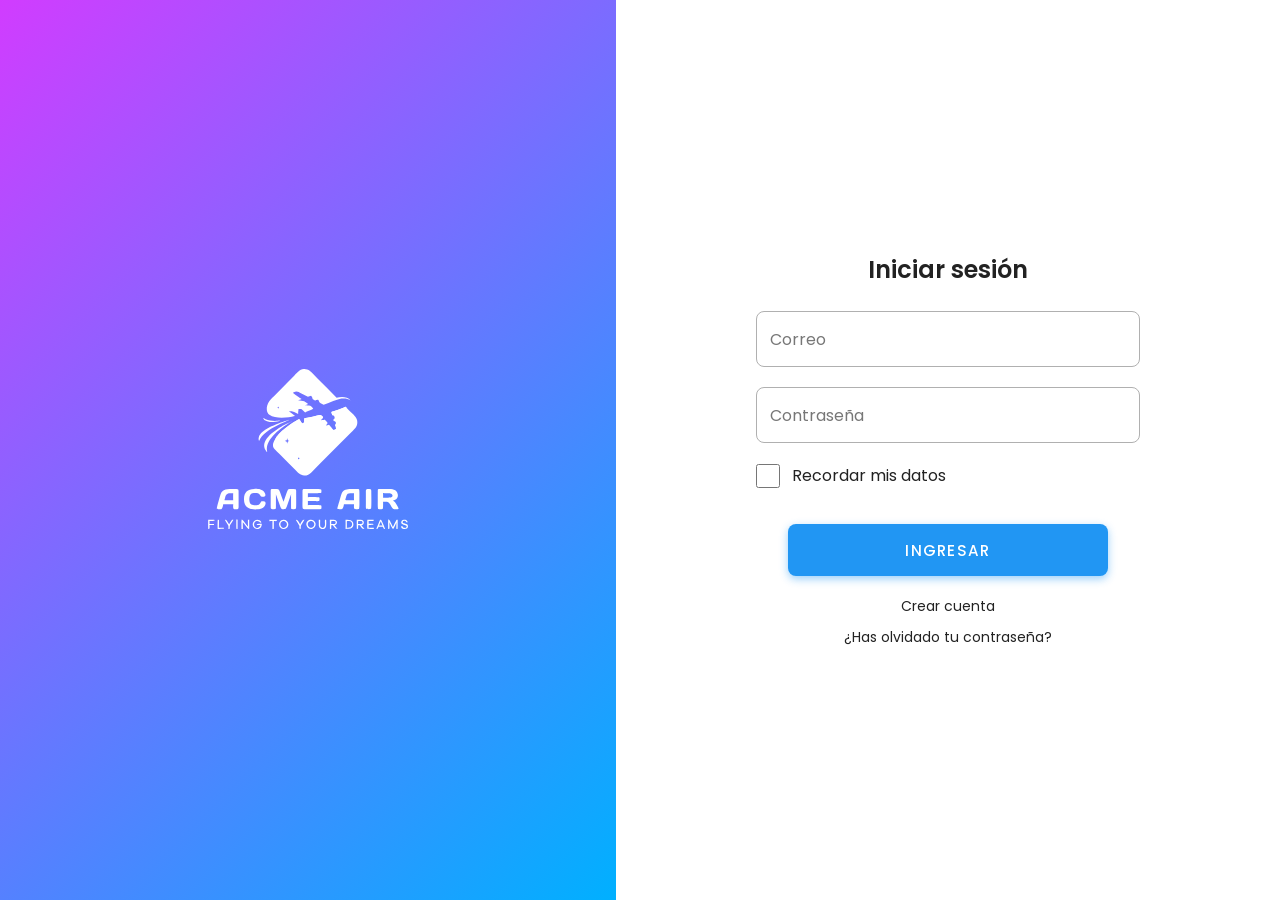
<file: index.html>
<!DOCTYPE html>
<html lang="es">
<head>
    <meta charset="UTF-8">
    <meta name="viewport" content="width=device-width, initial-scale=1.0">
    <meta name="description" content="ACME AIR: inicia sesión para gestionar tus vuelos.">
    <title>Iniciar sesión - ACME AIR</title>
    <!-- Tipografía Poppins -->
    <link rel="preconnect" href="https://fonts.googleapis.com">
    <link rel="preconnect" href="https://fonts.gstatic.com" crossorigin>
    <link href="https://fonts.googleapis.com/css2?family=Poppins:wght@300;400;500;600;700&display=swap" rel="stylesheet">

    <link rel="stylesheet" href="css/style.css">
    <link rel="stylesheet" href="css/layout.css">
    <link rel="stylesheet" href="css/forms.css">
    <link rel="stylesheet" href="css/responsive.css">
</head>
<body>
    <div class="auth">
        <div class="auth__brand">
            <img src="img/icons/LogoBlanco.svg" alt="ACME AIR" class="auth__logo">
        </div>

        <div class="auth__form">
            <div class="form-box">
                <h1 class="titulo">Iniciar sesión</h1>

                <form class="formulario">
                    <div class="campo">
                        <input type="email" id="email" name="email" placeholder=" " autocomplete="email" required>
                        <label for="email">Correo</label>
                    </div>

                    <div class="campo">
                        <input type="password" id="password" name="password" placeholder=" " autocomplete="current-password" required>
                        <label for="password">Contraseña</label>
                    </div>

                    <div class="campo-check">
                        <input type="checkbox" id="remember" name="remember">
                        <label for="remember">Recordar mis datos</label>
                    </div>

                    <a href="menu.html" class="btn-primario">Ingresar</a>
                </form>

                <div class="links-row">
                    <a href="registro.html">Crear cuenta</a>
                    <a href="recuperar-contrasena.html">¿Has olvidado tu contraseña?</a>
                </div>
            </div>
        </div>
    </div>
</body>
</html>
</file>
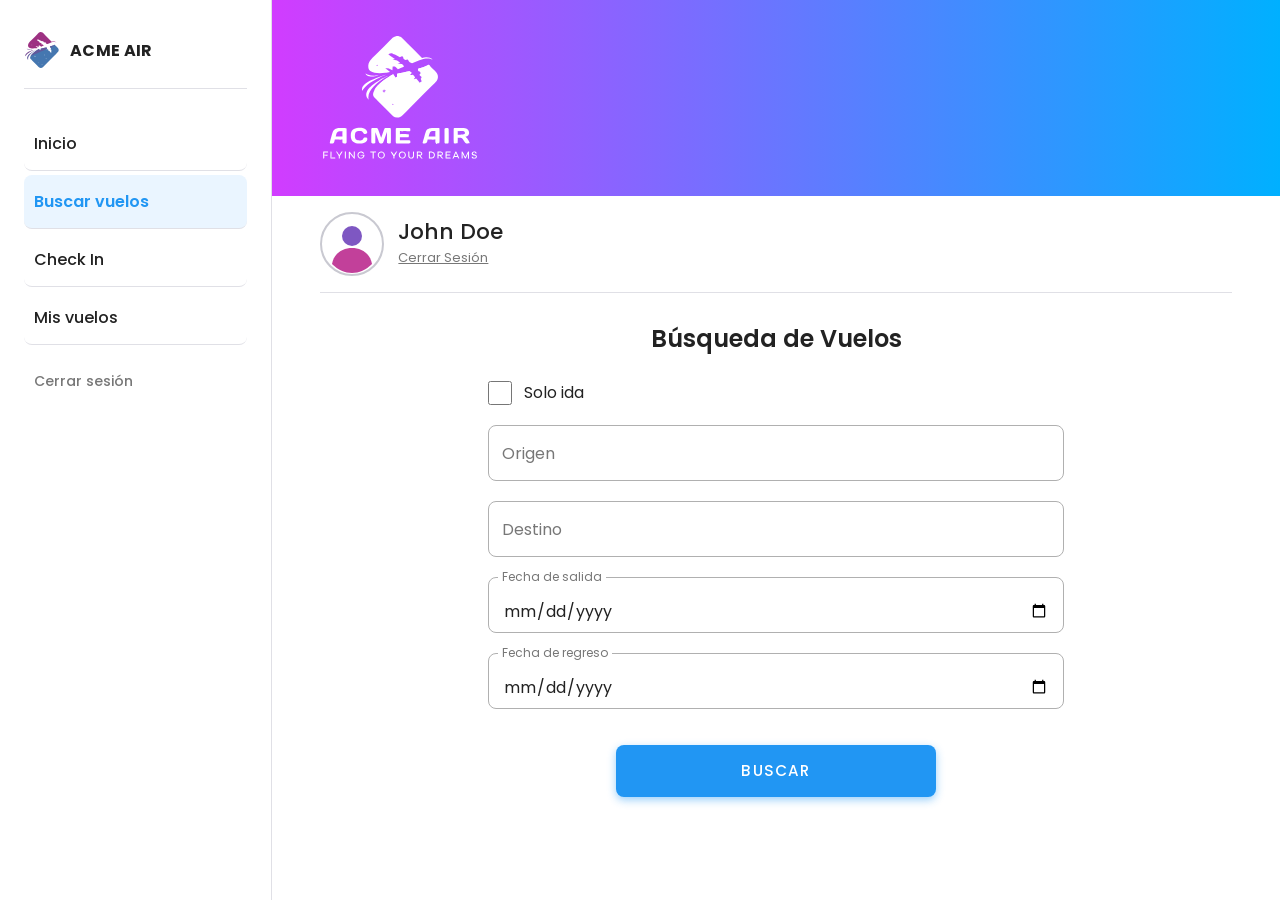
<file: buscar-vuelos.html>
<!DOCTYPE html>
<html lang="es">
<head>
    <meta charset="UTF-8">
    <meta name="viewport" content="width=device-width, initial-scale=1.0">
    <meta name="description" content="ACME AIR: busca vuelos indicando origen, destino y fechas de viaje.">
    <title>Búsqueda de Vuelos - Acme Air</title>
    <!-- Tipografía Poppins -->
    <link rel="preconnect" href="https://fonts.googleapis.com">
    <link rel="preconnect" href="https://fonts.gstatic.com" crossorigin>
    <link href="https://fonts.googleapis.com/css2?family=Poppins:wght@300;400;500;600;700&display=swap" rel="stylesheet">
    <!-- Estilos: tokens/componentes → layout → formularios → responsive -->
    <link rel="stylesheet" href="css/style.css">
    <link rel="stylesheet" href="css/layout.css">
    <link rel="stylesheet" href="css/forms.css">
    <link rel="stylesheet" href="css/responsive.css">
</head>
<body>
    <div class="app">
        <!-- Estado del menú (hamburguesa en móvil, sidebar en desktop) -->
        <input type="checkbox" id="menu-toggle" class="menu-toggle">

        <header class="site-header">
            <label for="menu-toggle" class="menu-btn">
                <svg class="menu-btn__icon" viewBox="0 0 24 24" aria-hidden="true">
                    <rect class="menu-btn__linea" x="2" y="4.8" width="20" height="2.2" rx="1.1"></rect>
                    <rect class="menu-btn__linea" x="2" y="10.9" width="20" height="2.2" rx="1.1"></rect>
                    <rect class="menu-btn__linea" x="2" y="17" width="20" height="2.2" rx="1.1"></rect>
                </svg>
                <span class="visually-hidden">Abrir menú</span>
            </label>
            <a href="menu.html" class="site-logo" aria-label="Acme Air, ir al menú principal">
                <img src="img/icons/Logo.svg" alt="Acme Air - Flying to your dreams" class="logo">
            </a>
        </header>

        <nav class="sidebar" aria-label="Menú de navegación">
            <label for="menu-toggle" class="sidebar__cerrar">Cerrar menú</label>
            <div class="sidebar__brand">
                <img src="img/icons/iconoLogo.svg" alt="" class="sidebar__brand-icon">
                <span class="sidebar__brand-texto">ACME AIR</span>
            </div>
            <a href="menu.html" class="sidebar__link">Inicio</a>
            <a href="buscar-vuelos.html" class="sidebar__link" aria-current="page">Buscar vuelos</a>
            <a href="checkin.html" class="sidebar__link">Check In</a>
            <a href="mis-vuelos.html" class="sidebar__link">Mis vuelos</a>
            <a href="index.html" class="sidebar__link sidebar__salir">Cerrar sesión</a>
        </nav>

        <main class="content">

            <!-- Usuario y cierre de sesión -->
            <section class="usuario" aria-label="Sesión de usuario">
                <svg class="usuario__avatar" viewBox="0 0 64 64" role="img" aria-label="Foto de perfil de John Doe">
                    <circle cx="32" cy="32" r="31" fill="#fff" stroke="#c9c9d1" stroke-width="2"/>
                    <circle cx="32" cy="24" r="10" fill="#7e57c2"/>
                    <path d="M12 52c2-11 11-16 20-16s18 5 20 16c-6 6-13 9-20 9s-14-3-20-9z" fill="#c2409a"/>
                </svg>
                <div class="usuario__datos">
                    <p class="usuario__nombre">John Doe</p>
                    <a class="usuario__salir" href="index.html">Cerrar Sesión</a>
                </div>
            </section>

            <h1 class="titulo" id="titulo-busqueda">Búsqueda de Vuelos</h1>

            <form class="formulario" action="vuelos.html" method="get" aria-labelledby="titulo-busqueda">

                <div class="campo-check">
                    <input type="checkbox" id="solo-ida" name="solo-ida" value="si">
                    <label for="solo-ida">Solo ida</label>
                </div>

                <div class="campo">
                    <input type="text" id="origen" name="origen" placeholder=" " list="ciudades" autocomplete="off" required>
                    <label for="origen">Origen</label>
                </div>

                <div class="campo">
                    <input type="text" id="destino" name="destino" placeholder=" " list="ciudades" autocomplete="off" required>
                    <label for="destino">Destino</label>
                </div>

                <div class="campo campo--fecha">
                    <input type="date" id="fecha-salida" name="fecha-salida" required>
                    <label for="fecha-salida">Fecha de salida</label>
                </div>

                <div class="campo campo--fecha campo--regreso">
                    <input type="date" id="fecha-regreso" name="fecha-regreso">
                    <label for="fecha-regreso">Fecha de regreso</label>
                </div>

                <datalist id="ciudades">
                    <option value="Bogotá"></option>
                    <option value="Barranquilla"></option>
                    <option value="Medellín"></option>
                    <option value="Cali"></option>
                    <option value="Cartagena"></option>
                    <option value="Bucaramanga"></option>
                </datalist>

                <button type="submit" class="btn-primario">Buscar</button>
            </form>

        </main>
    </div>
</body>
</html>
</file>
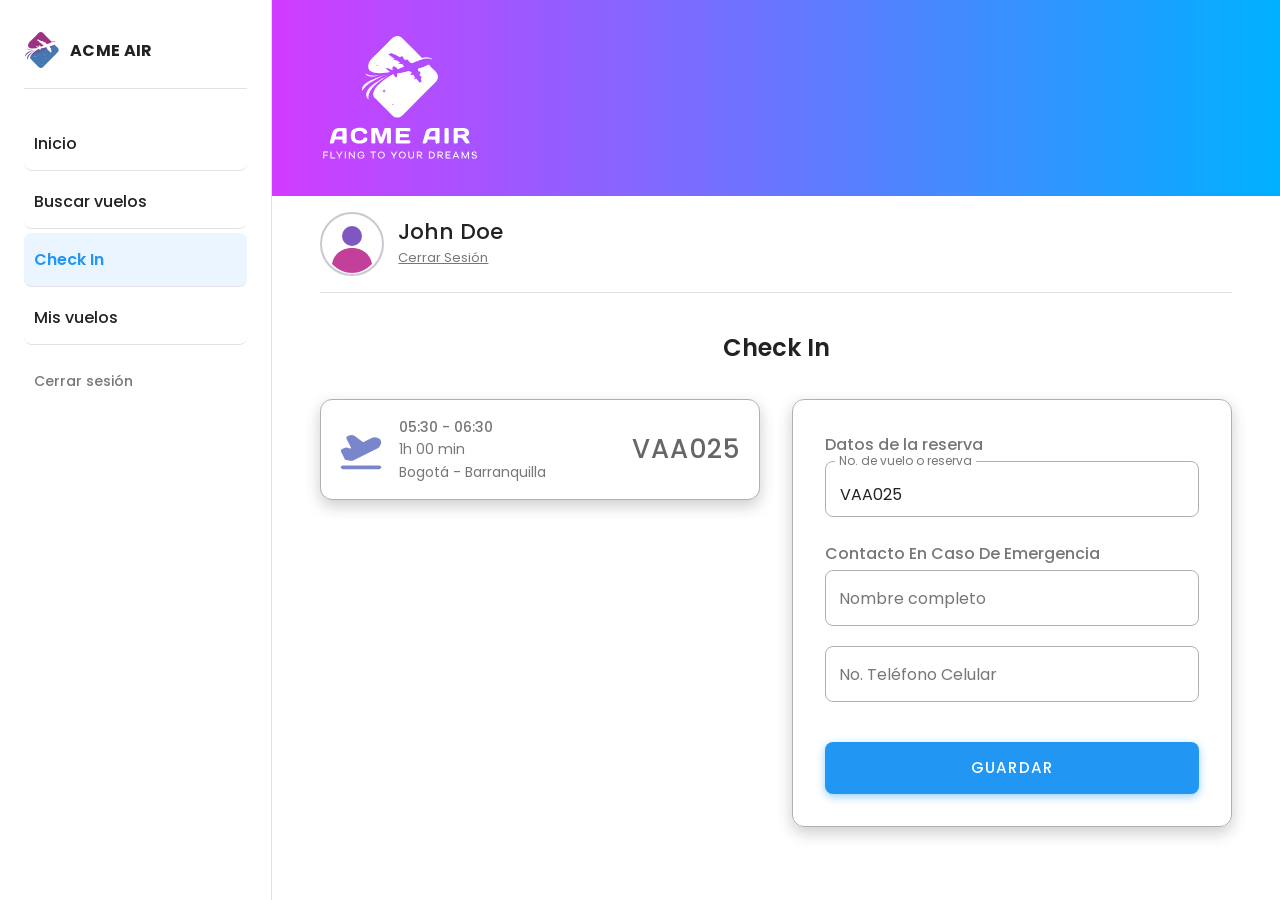
<file: checkin.html>
<!DOCTYPE html>
<html lang="es">
<head>
    <meta charset="UTF-8">
    <meta name="viewport" content="width=device-width, initial-scale=1.0">
    <meta name="description" content="ACME AIR: realiza el check-in de tu vuelo y registra un contacto de emergencia.">
    <title>Check In - Acme Air</title>
    <!-- Tipografía Poppins -->
    <link rel="preconnect" href="https://fonts.googleapis.com">
    <link rel="preconnect" href="https://fonts.gstatic.com" crossorigin>
    <link href="https://fonts.googleapis.com/css2?family=Poppins:wght@300;400;500;600;700&display=swap" rel="stylesheet">
    <!-- Estilos: tokens/componentes → layout → formularios → responsive -->
    <link rel="stylesheet" href="css/style.css">
    <link rel="stylesheet" href="css/layout.css">
    <link rel="stylesheet" href="css/forms.css">
    <link rel="stylesheet" href="css/responsive.css">
</head>
<body>
    <div class="app">
        <!-- Estado del menú (hamburguesa en móvil, sidebar en desktop) -->
        <input type="checkbox" id="menu-toggle" class="menu-toggle">

        <header class="site-header">
            <label for="menu-toggle" class="menu-btn">
                <svg class="menu-btn__icon" viewBox="0 0 24 24" aria-hidden="true">
                    <rect class="menu-btn__linea" x="2" y="4.8" width="20" height="2.2" rx="1.1"></rect>
                    <rect class="menu-btn__linea" x="2" y="10.9" width="20" height="2.2" rx="1.1"></rect>
                    <rect class="menu-btn__linea" x="2" y="17" width="20" height="2.2" rx="1.1"></rect>
                </svg>
                <span class="visually-hidden">Abrir menú</span>
            </label>
            <a href="menu.html" class="site-logo" aria-label="Acme Air, ir al menú principal">
                <img src="img/icons/Logo.svg" alt="Acme Air - Flying to your dreams" class="logo">
            </a>
        </header>

        <nav class="sidebar" aria-label="Menú de navegación">
            <label for="menu-toggle" class="sidebar__cerrar">Cerrar menú</label>
            <div class="sidebar__brand">
                <img src="img/icons/iconoLogo.svg" alt="" class="sidebar__brand-icon">
                <span class="sidebar__brand-texto">ACME AIR</span>
            </div>
            <a href="menu.html" class="sidebar__link">Inicio</a>
            <a href="buscar-vuelos.html" class="sidebar__link">Buscar vuelos</a>
            <a href="checkin.html" class="sidebar__link" aria-current="page">Check In</a>
            <a href="mis-vuelos.html" class="sidebar__link">Mis vuelos</a>
            <a href="index.html" class="sidebar__link sidebar__salir">Cerrar sesión</a>
        </nav>

        <main class="content content--checkin">

            <!-- Usuario y cierre de sesión -->
            <section class="usuario" aria-label="Sesión de usuario">
                <svg class="usuario__avatar" viewBox="0 0 64 64" role="img" aria-label="Foto de perfil de John Doe">
                    <circle cx="32" cy="32" r="31" fill="#fff" stroke="#c9c9d1" stroke-width="2"/>
                    <circle cx="32" cy="24" r="10" fill="#7e57c2"/>
                    <path d="M12 52c2-11 11-16 20-16s18 5 20 16c-6 6-13 9-20 9s-14-3-20-9z" fill="#c2409a"/>
                </svg>
                <div class="usuario__datos">
                    <p class="usuario__nombre">John Doe</p>
                    <a class="usuario__salir" href="index.html">Cerrar Sesión</a>
                </div>
            </section>

            <h1 class="titulo" id="titulo-checkin">Check In</h1>

            <!-- Vuelo seleccionado -->
            <article class="vuelo" aria-label="Vuelo VAA025">
                <img class="vuelo__icono" src="img/icons/plane-takeoff.svg" alt="">
                <div class="vuelo__info">
                    <p class="vuelo__horario"><time>05:30</time> - <time>06:30</time></p>
                    <p class="vuelo__duracion">1h 00 min</p>
                    <p class="vuelo__ruta">Bogotá - Barranquilla</p>
                </div>
                <p class="vuelo__codigo vuelo__codigo--grande">VAA025</p>
            </article>

            <!-- Formulario de check-in -->
            <form class="formulario formulario--tarjeta" action="menu.html" method="get" aria-labelledby="titulo-checkin">

                <fieldset class="grupo">
                    <legend class="grupo__titulo">Datos de la reserva</legend>
                    <div class="campo">
                        <input type="text" id="reserva" name="reserva" placeholder=" " value="VAA025" autocomplete="off" required>
                        <label for="reserva">No. de vuelo o reserva</label>
                    </div>
                </fieldset>

                <fieldset class="grupo">
                    <legend class="grupo__titulo">Contacto En Caso De Emergencia</legend>
                    <div class="campo">
                        <input type="text" id="contacto-nombre" name="contacto-nombre" placeholder=" " autocomplete="name" required>
                        <label for="contacto-nombre">Nombre completo</label>
                    </div>
                    <div class="campo">
                        <input type="tel" id="contacto-telefono" name="contacto-telefono" placeholder=" " autocomplete="tel" inputmode="tel" required>
                        <label for="contacto-telefono">No. Teléfono Celular</label>
                    </div>
                </fieldset>

                <button type="submit" class="btn-primario">Guardar</button>
            </form>
        </main>
    </div>
</body>
</html>
</file>
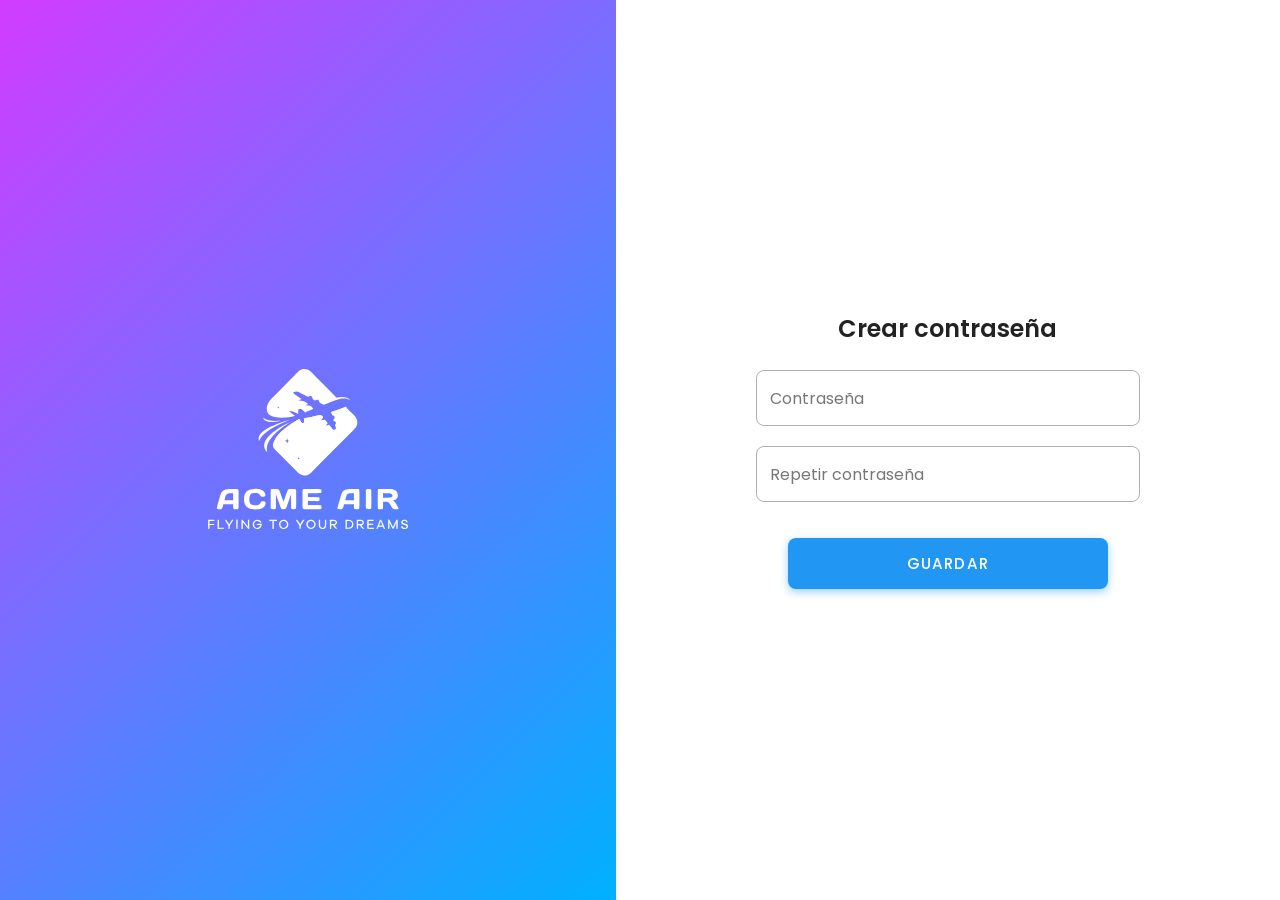
<file: crear-contrasena.html>
<!DOCTYPE html>
<html lang="es">
<head>
    <meta charset="UTF-8">
    <meta name="viewport" content="width=device-width, initial-scale=1.0">
    <meta name="description" content="ACME AIR: define la contraseña de tu cuenta.">
    <title>Crear contraseña - ACME AIR</title>
    <!-- Tipografía Poppins -->
    <link rel="preconnect" href="https://fonts.googleapis.com">
    <link rel="preconnect" href="https://fonts.gstatic.com" crossorigin>
    <link href="https://fonts.googleapis.com/css2?family=Poppins:wght@300;400;500;600;700&display=swap" rel="stylesheet">

    <link rel="stylesheet" href="css/style.css">
    <link rel="stylesheet" href="css/layout.css">
    <link rel="stylesheet" href="css/forms.css">
    <link rel="stylesheet" href="css/responsive.css">
</head>
<body>
    <div class="auth">
        <div class="auth__brand">
            <img src="img/icons/LogoBlanco.svg" alt="ACME AIR" class="auth__logo">
        </div>

        <div class="auth__form">
            <div class="form-box">
                <h1 class="titulo">Crear contraseña</h1>

                <form class="formulario">
                    <div class="campo">
                        <input type="password" id="password" name="password" placeholder=" " autocomplete="new-password" required>
                        <label for="password">Contraseña</label>
                    </div>

                    <div class="campo">
                        <input type="password" id="repeat-password" name="repeat-password" placeholder=" " autocomplete="new-password" required>
                        <label for="repeat-password">Repetir contraseña</label>
                    </div>

                    <a href="menu.html" class="btn-primario">Guardar</a>
                </form>
            </div>
        </div>
    </div>
</body>
</html>
</file>
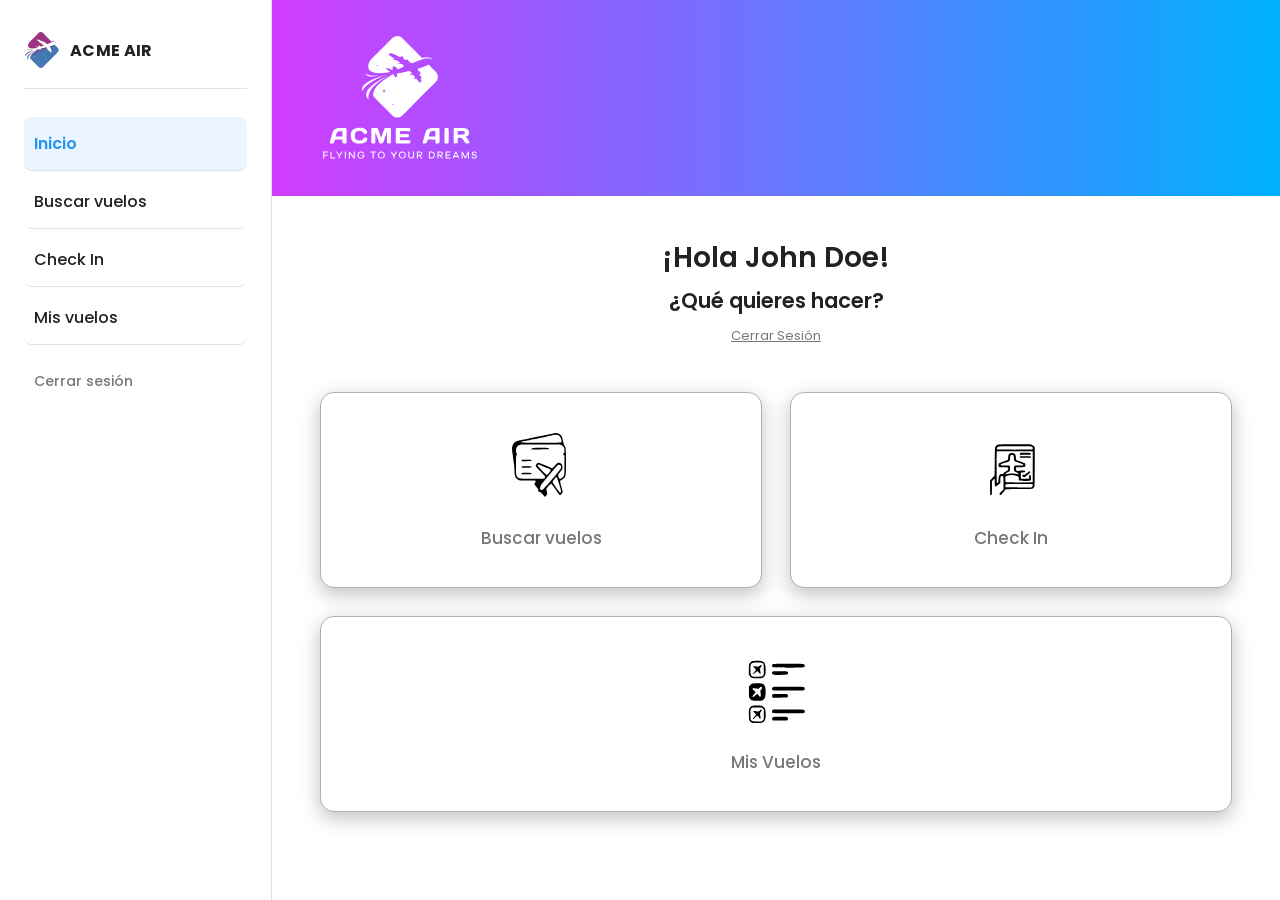
<file: menu.html>
<!DOCTYPE html>
<html lang="es">
<head>
    <meta charset="UTF-8">
    <meta name="viewport" content="width=device-width, initial-scale=1.0">
    <meta name="description" content="ACME AIR: menú principal para buscar vuelos, hacer check-in o consultar tus vuelos.">
    <title>Menú Principal - Acme Air</title>
    <!-- Tipografía Poppins -->
    <link rel="preconnect" href="https://fonts.googleapis.com">
    <link rel="preconnect" href="https://fonts.gstatic.com" crossorigin>
    <link href="https://fonts.googleapis.com/css2?family=Poppins:wght@300;400;500;600;700&display=swap" rel="stylesheet">
    <!-- Estilos: tokens/componentes → layout → formularios → responsive -->
    <link rel="stylesheet" href="css/style.css">
    <link rel="stylesheet" href="css/layout.css">
    <link rel="stylesheet" href="css/forms.css">
    <link rel="stylesheet" href="css/responsive.css">
</head>
<body>
    <div class="app">
        <!-- Estado del menú (hamburguesa en móvil, sidebar en desktop) -->
        <input type="checkbox" id="menu-toggle" class="menu-toggle">

        <header class="site-header">
            <label for="menu-toggle" class="menu-btn">
                <svg class="menu-btn__icon" viewBox="0 0 24 24" aria-hidden="true">
                    <rect class="menu-btn__linea" x="2" y="4.8" width="20" height="2.2" rx="1.1"></rect>
                    <rect class="menu-btn__linea" x="2" y="10.9" width="20" height="2.2" rx="1.1"></rect>
                    <rect class="menu-btn__linea" x="2" y="17" width="20" height="2.2" rx="1.1"></rect>
                </svg>
                <span class="visually-hidden">Abrir menú</span>
            </label>
            <a href="menu.html" class="site-logo" aria-label="Acme Air, ir al menú principal">
                <img src="img/icons/Logo.svg" alt="Acme Air - Flying to your dreams" class="logo">
            </a>
        </header>

        <nav class="sidebar" aria-label="Menú de navegación">
            <label for="menu-toggle" class="sidebar__cerrar">Cerrar menú</label>
            <div class="sidebar__brand">
                <img src="img/icons/iconoLogo.svg" alt="" class="sidebar__brand-icon">
                <span class="sidebar__brand-texto">ACME AIR</span>
            </div>
            <a href="menu.html" class="sidebar__link" aria-current="page">Inicio</a>
            <a href="buscar-vuelos.html" class="sidebar__link">Buscar vuelos</a>
            <a href="checkin.html" class="sidebar__link">Check In</a>
            <a href="mis-vuelos.html" class="sidebar__link">Mis vuelos</a>
            <a href="index.html" class="sidebar__link sidebar__salir">Cerrar sesión</a>
        </nav>

        <main class="content content--centrado">
            <div class="saludo">
                <h1 class="saludo__nombre">¡Hola John Doe!</h1>
                <p class="saludo__subtitulo">¿Qué quieres hacer?</p>
                <a href="index.html" class="saludo__salir">Cerrar Sesión</a>
            </div>

            <nav class="opciones" aria-label="Opciones del menú principal">
                <a href="buscar-vuelos.html" class="opcion">
                    <span class="opcion__icono">
                        <img src="img/icons/plane.svg" alt="">
                    </span>
                    <span class="opcion__titulo">Buscar vuelos</span>
                    <img src="img/icons/chevron-right.svg" class="opcion__flecha" alt="" aria-hidden="true">
                </a>

                <a href="checkin.html" class="opcion">
                    <span class="opcion__icono">
                        <img src="img/icons/clipboard-check.svg" alt="">
                    </span>
                    <span class="opcion__titulo">Check In</span>
                    <img src="img/icons/chevron-right.svg" class="opcion__flecha" alt="" aria-hidden="true">
                </a>

                <a href="mis-vuelos.html" class="opcion">
                    <span class="opcion__icono">
                        <img src="img/icons/list.svg" alt="">
                    </span>
                    <span class="opcion__titulo">Mis Vuelos</span>
                    <img src="img/icons/chevron-right.svg" class="opcion__flecha" alt="" aria-hidden="true">
                </a>
            </nav>
        </main>
    </div>
</body>
</html>
</file>
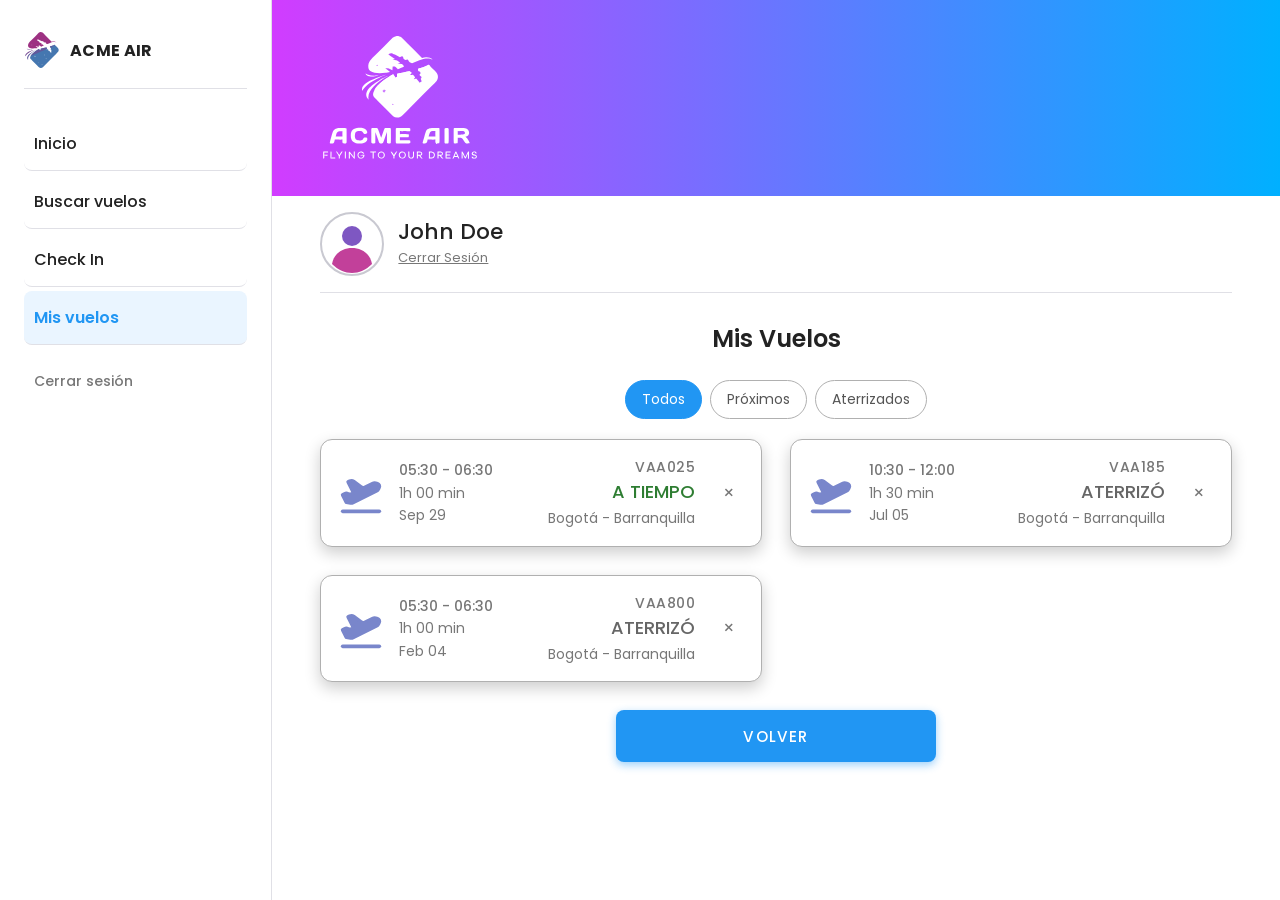
<file: mis-vuelos.html>
<!DOCTYPE html>
<html lang="es">
<head>
    <meta charset="UTF-8">
    <meta name="viewport" content="width=device-width, initial-scale=1.0">
    <meta name="description" content="ACME AIR: consulta tus vuelos reservados y anteriores.">
    <title>Mis Vuelos - Acme Air</title>
    <!-- Tipografía Poppins -->
    <link rel="preconnect" href="https://fonts.googleapis.com">
    <link rel="preconnect" href="https://fonts.gstatic.com" crossorigin>
    <link href="https://fonts.googleapis.com/css2?family=Poppins:wght@300;400;500;600;700&display=swap" rel="stylesheet">
    <!-- Estilos: tokens/componentes → layout → formularios → responsive -->
    <link rel="stylesheet" href="css/style.css">
    <link rel="stylesheet" href="css/layout.css">
    <link rel="stylesheet" href="css/forms.css">
    <link rel="stylesheet" href="css/responsive.css">
</head>
<body>
    <div class="app">
        <!-- Estado del menú (hamburguesa en móvil, sidebar en desktop) -->
        <input type="checkbox" id="menu-toggle" class="menu-toggle">

        <header class="site-header">
            <label for="menu-toggle" class="menu-btn">
                <svg class="menu-btn__icon" viewBox="0 0 24 24" aria-hidden="true">
                    <rect class="menu-btn__linea" x="2" y="4.8" width="20" height="2.2" rx="1.1"></rect>
                    <rect class="menu-btn__linea" x="2" y="10.9" width="20" height="2.2" rx="1.1"></rect>
                    <rect class="menu-btn__linea" x="2" y="17" width="20" height="2.2" rx="1.1"></rect>
                </svg>
                <span class="visually-hidden">Abrir menú</span>
            </label>
            <a href="menu.html" class="site-logo" aria-label="Acme Air, ir al menú principal">
                <img src="img/icons/Logo.svg" alt="Acme Air - Flying to your dreams" class="logo">
            </a>
        </header>

        <nav class="sidebar" aria-label="Menú de navegación">
            <label for="menu-toggle" class="sidebar__cerrar">Cerrar menú</label>
            <div class="sidebar__brand">
                <img src="img/icons/iconoLogo.svg" alt="" class="sidebar__brand-icon">
                <span class="sidebar__brand-texto">ACME AIR</span>
            </div>
            <a href="menu.html" class="sidebar__link">Inicio</a>
            <a href="buscar-vuelos.html" class="sidebar__link">Buscar vuelos</a>
            <a href="checkin.html" class="sidebar__link">Check In</a>
            <a href="mis-vuelos.html" class="sidebar__link" aria-current="page">Mis vuelos</a>
            <a href="index.html" class="sidebar__link sidebar__salir">Cerrar sesión</a>
        </nav>

        <main class="content">

            <!-- Usuario y cierre de sesión -->
            <section class="usuario" aria-label="Sesión de usuario">
                <svg class="usuario__avatar" viewBox="0 0 64 64" role="img" aria-label="Foto de perfil de John Doe">
                    <circle cx="32" cy="32" r="31" fill="#fff" stroke="#c9c9d1" stroke-width="2"/>
                    <circle cx="32" cy="24" r="10" fill="#7e57c2"/>
                    <path d="M12 52c2-11 11-16 20-16s18 5 20 16c-6 6-13 9-20 9s-14-3-20-9z" fill="#c2409a"/>
                </svg>
                <div class="usuario__datos">
                    <p class="usuario__nombre">John Doe</p>
                    <a class="usuario__salir" href="index.html">Cerrar Sesión</a>
                </div>
            </section>

            <h1 class="titulo" id="titulo-mis-vuelos">Mis Vuelos</h1>

            <!-- Filtro por estado (solo CSS): radios ocultos + chips -->
            <div class="resultados">
                <input type="radio" name="estado" id="estado-todos" class="filtro-input" checked>
                <input type="radio" name="estado" id="estado-proximos" class="filtro-input">
                <input type="radio" name="estado" id="estado-aterrizados" class="filtro-input">

                <div class="filtros" role="group" aria-label="Filtrar por estado">
                    <label for="estado-todos" class="chip">Todos</label>
                    <label for="estado-proximos" class="chip">Próximos</label>
                    <label for="estado-aterrizados" class="chip">Aterrizados</label>
                </div>

                <!-- Listado de vuelos del usuario -->
                <ul class="lista-vuelos" aria-labelledby="titulo-mis-vuelos">
                    <li data-estado="proximo">
                        <article class="vuelo" aria-label="Vuelo VAA025, a tiempo">
                            <img class="vuelo__icono" src="img/icons/plane-takeoff.svg" alt="">
                            <div class="vuelo__info">
                                <p class="vuelo__horario"><time>05:30</time> - <time>06:30</time></p>
                                <p class="vuelo__duracion">1h 00 min</p>
                                <p class="vuelo__fecha"><time datetime="2026-09-29">Sep 29</time></p>
                            </div>
                            <div class="vuelo__extra">
                                <p class="vuelo__codigo">VAA025</p>
                                <p class="vuelo__estado vuelo__estado--a-tiempo">A tiempo</p>
                                <p class="vuelo__ruta">Bogotá - Barranquilla</p>
                            </div>
                            <input type="checkbox" id="ocultar-m1" class="vuelo-dismiss">
                            <label for="ocultar-m1" class="vuelo__ocultar" aria-label="Ocultar vuelo VAA025">×</label>
                        </article>
                    </li>
                    <li data-estado="aterrizado">
                        <article class="vuelo" aria-label="Vuelo VAA185, aterrizó">
                            <img class="vuelo__icono" src="img/icons/plane-takeoff.svg" alt="">
                            <div class="vuelo__info">
                                <p class="vuelo__horario"><time>10:30</time> - <time>12:00</time></p>
                                <p class="vuelo__duracion">1h 30 min</p>
                                <p class="vuelo__fecha"><time datetime="2026-07-05">Jul 05</time></p>
                            </div>
                            <div class="vuelo__extra">
                                <p class="vuelo__codigo">VAA185</p>
                                <p class="vuelo__estado">Aterrizó</p>
                                <p class="vuelo__ruta">Bogotá - Barranquilla</p>
                            </div>
                            <input type="checkbox" id="ocultar-m2" class="vuelo-dismiss">
                            <label for="ocultar-m2" class="vuelo__ocultar" aria-label="Ocultar vuelo VAA185">×</label>
                        </article>
                    </li>
                    <li data-estado="aterrizado">
                        <article class="vuelo" aria-label="Vuelo VAA800, aterrizó">
                            <img class="vuelo__icono" src="img/icons/plane-takeoff.svg" alt="">
                            <div class="vuelo__info">
                                <p class="vuelo__horario"><time>05:30</time> - <time>06:30</time></p>
                                <p class="vuelo__duracion">1h 00 min</p>
                                <p class="vuelo__fecha"><time datetime="2026-02-04">Feb 04</time></p>
                            </div>
                            <div class="vuelo__extra">
                                <p class="vuelo__codigo">VAA800</p>
                                <p class="vuelo__estado">Aterrizó</p>
                                <p class="vuelo__ruta">Bogotá - Barranquilla</p>
                            </div>
                            <input type="checkbox" id="ocultar-m3" class="vuelo-dismiss">
                            <label for="ocultar-m3" class="vuelo__ocultar" aria-label="Ocultar vuelo VAA800">×</label>
                        </article>
                    </li>
                </ul>
            </div>

            <a href="menu.html" class="btn-primario">Volver</a>
        </main>
    </div>
</body>
</html>
</file>
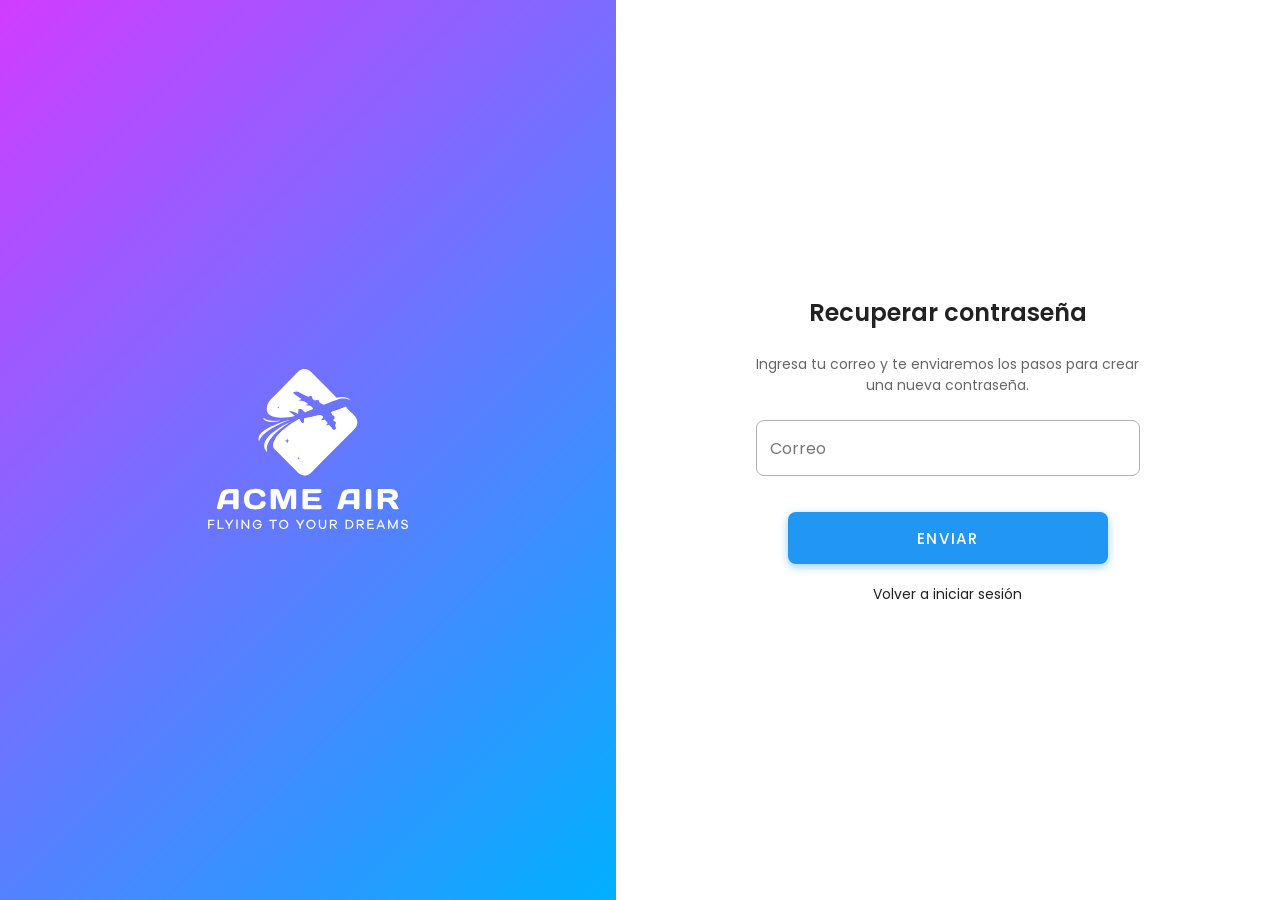
<file: recuperar-contrasena.html>
<!DOCTYPE html>
<html lang="es">
<head>
    <meta charset="UTF-8">
    <meta name="viewport" content="width=device-width, initial-scale=1.0">
    <meta name="description" content="ACME AIR: recupera el acceso a tu cuenta.">
    <title>Recuperar contraseña - ACME AIR</title>
    <link rel="preconnect" href="https://fonts.googleapis.com">
    <link rel="preconnect" href="https://fonts.gstatic.com" crossorigin>
    <link href="https://fonts.googleapis.com/css2?family=Poppins:wght@300;400;500;600;700&display=swap" rel="stylesheet">

    <link rel="stylesheet" href="css/style.css">
    <link rel="stylesheet" href="css/layout.css">
    <link rel="stylesheet" href="css/forms.css">
    <link rel="stylesheet" href="css/responsive.css">
</head>
<body>
    <div class="auth">
        <div class="auth__brand">
            <img src="img/icons/LogoBlanco.svg" alt="ACME AIR" class="auth__logo">
        </div>

        <div class="auth__form">
            <div class="form-box">
                <h1 class="titulo">Recuperar contraseña</h1>
                <p class="info-text">Ingresa tu correo y te enviaremos los pasos para crear una nueva contraseña.</p>

                <form class="formulario">
                    <div class="campo">
                        <input type="email" id="email" name="email" placeholder=" " autocomplete="email" required>
                        <label for="email">Correo</label>
                    </div>

                    <a href="crear-contrasena.html" class="btn-primario">Enviar</a>
                </form>

                <div class="links-row">
                    <a href="index.html">Volver a iniciar sesión</a>
                </div>
            </div>
        </div>
    </div>
</body>
</html>
</file>
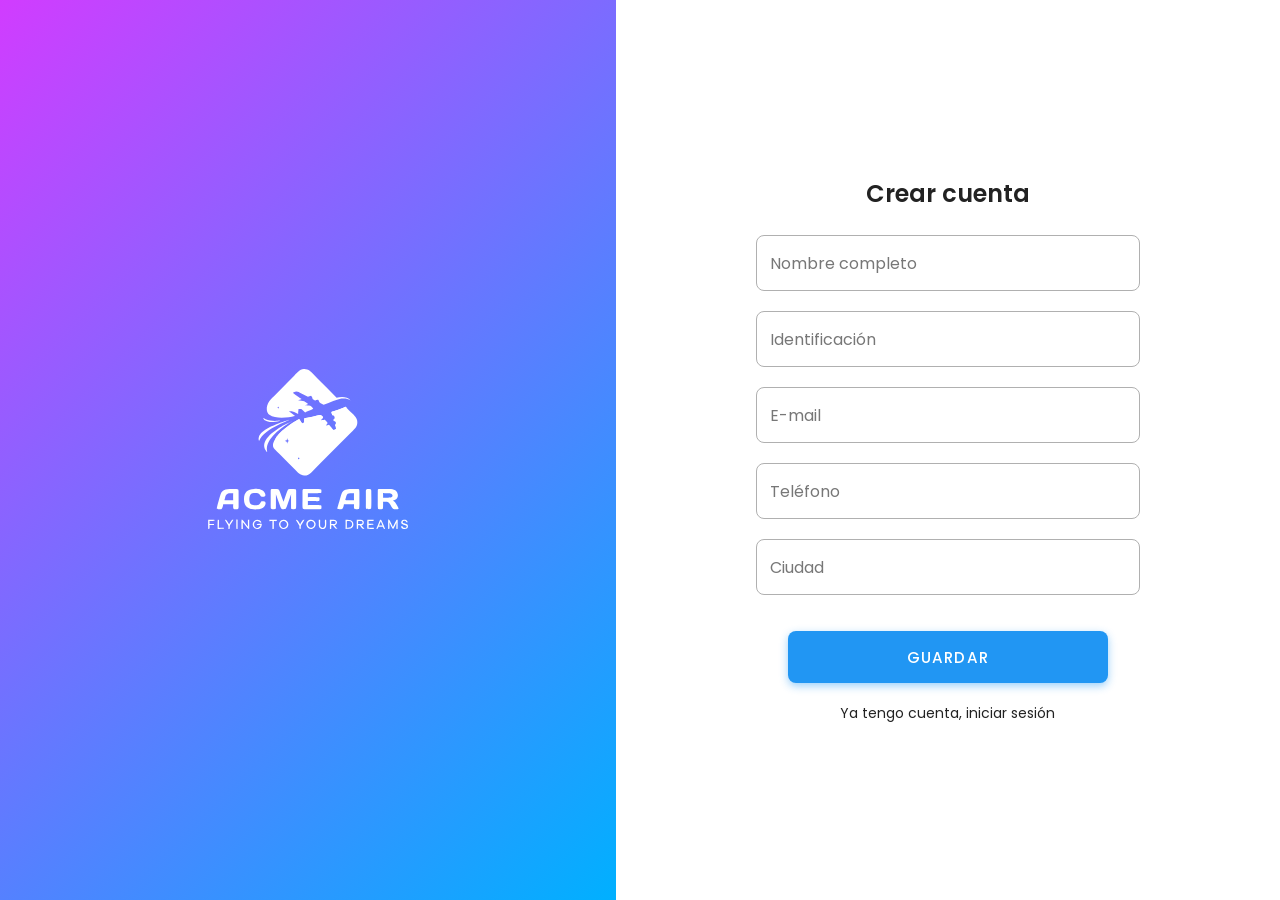
<file: registro.html>
<!DOCTYPE html>
<html lang="es">
<head>
    <meta charset="UTF-8">
    <meta name="viewport" content="width=device-width, initial-scale=1.0">
    <meta name="description" content="ACME AIR: crea tu cuenta con tus datos personales.">
    <title>Crear cuenta - ACME AIR</title>
    <link rel="preconnect" href="https://fonts.googleapis.com">
    <link rel="preconnect" href="https://fonts.gstatic.com" crossorigin>
    <link href="https://fonts.googleapis.com/css2?family=Poppins:wght@300;400;500;600;700&display=swap" rel="stylesheet">
    <link rel="stylesheet" href="css/style.css">
    <link rel="stylesheet" href="css/layout.css">
    <link rel="stylesheet" href="css/forms.css">
    <link rel="stylesheet" href="css/responsive.css">
</head>
<body>
    <div class="auth">
        <div class="auth__brand">
            <img src="img/icons/LogoBlanco.svg" alt="ACME AIR" class="auth__logo">
        </div>

        <div class="auth__form">
            <div class="form-box">
                <h1 class="titulo">Crear cuenta</h1>

                <form class="formulario">
                    <div class="campo">
                        <input type="text" id="nombre" name="nombre" placeholder=" " autocomplete="name" required>
                        <label for="nombre">Nombre completo</label>
                    </div>

                    <div class="campo">
                        <input type="text" id="identificacion" name="identificacion" placeholder=" " required>
                        <label for="identificacion">Identificación</label>
                    </div>

                    <div class="campo">
                        <input type="email" id="email" name="email" placeholder=" " autocomplete="email" required>
                        <label for="email">E-mail</label>
                    </div>

                    <div class="campo">
                        <input type="tel" id="telefono" name="telefono" placeholder=" " autocomplete="tel" inputmode="tel" required>
                        <label for="telefono">Teléfono</label>
                    </div>

                    <div class="campo">
                        <input type="text" id="ciudad" name="ciudad" placeholder=" " autocomplete="address-level2" required>
                        <label for="ciudad">Ciudad</label>
                    </div>

                    <a href="crear-contrasena.html" class="btn-primario">Guardar</a>
                </form>

                <div class="links-row">
                    <a href="index.html">Ya tengo cuenta, iniciar sesión</a>
                </div>
            </div>
        </div>
    </div>
</body>
</html>
</file>
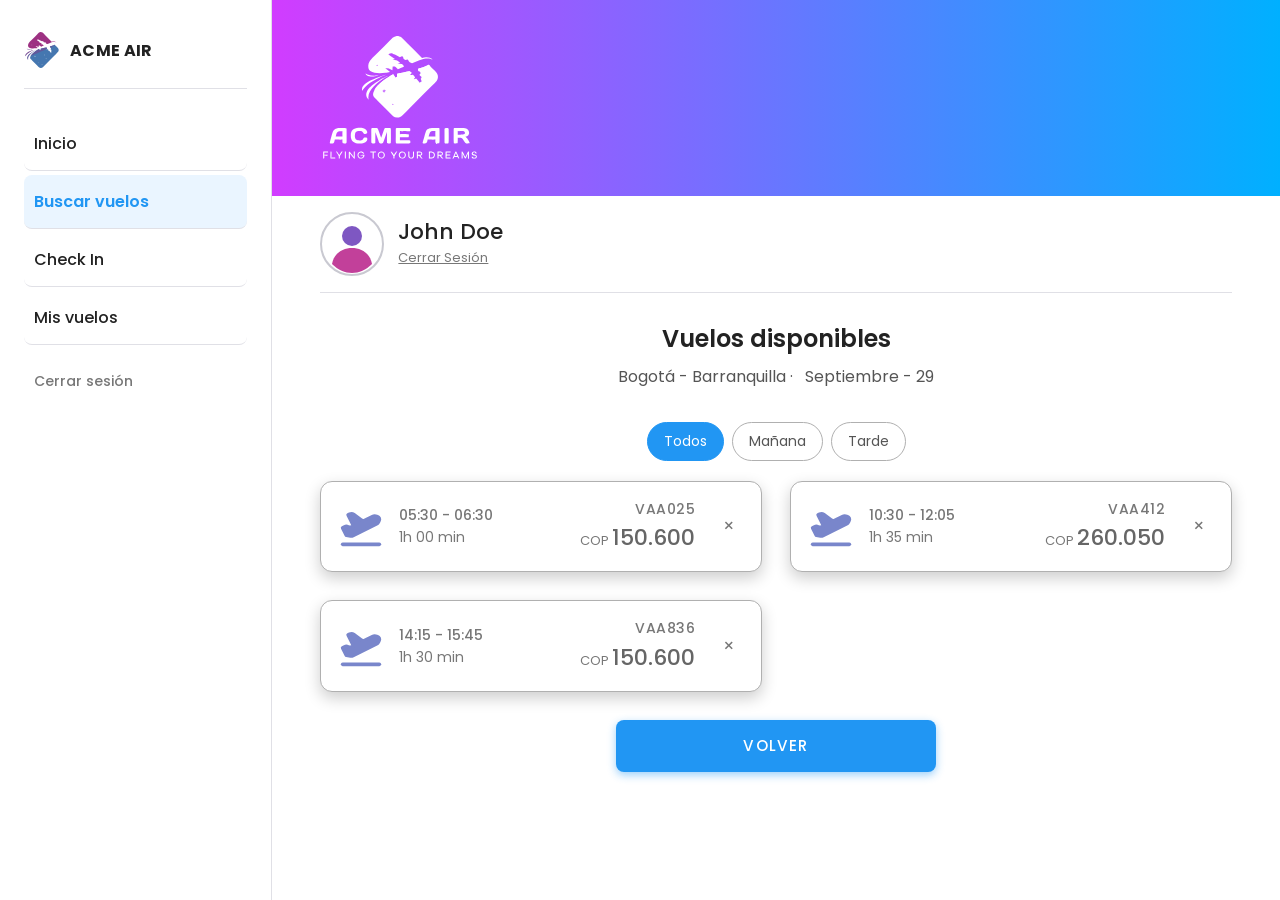
<file: vuelos.html>
<!DOCTYPE html>
<html lang="es">
<head>
    <meta charset="UTF-8">
    <meta name="viewport" content="width=device-width, initial-scale=1.0">
    <meta name="description" content="ACME AIR: vuelos disponibles para la ruta y fecha seleccionadas.">
    <title>Vuelos Disponibles - Acme Air</title>
    <!-- Tipografía Poppins -->
    <link rel="preconnect" href="https://fonts.googleapis.com">
    <link rel="preconnect" href="https://fonts.gstatic.com" crossorigin>
    <link href="https://fonts.googleapis.com/css2?family=Poppins:wght@300;400;500;600;700&display=swap" rel="stylesheet">
    <!-- Estilos: tokens/componentes → layout → formularios → responsive -->
    <link rel="stylesheet" href="css/style.css">
    <link rel="stylesheet" href="css/layout.css">
    <link rel="stylesheet" href="css/forms.css">
    <link rel="stylesheet" href="css/responsive.css">
</head>
<body>
    <div class="app">
        <!-- Estado del menú (hamburguesa en móvil, sidebar en desktop) -->
        <input type="checkbox" id="menu-toggle" class="menu-toggle">

        <header class="site-header">
            <label for="menu-toggle" class="menu-btn">
                <svg class="menu-btn__icon" viewBox="0 0 24 24" aria-hidden="true">
                    <rect class="menu-btn__linea" x="2" y="4.8" width="20" height="2.2" rx="1.1"></rect>
                    <rect class="menu-btn__linea" x="2" y="10.9" width="20" height="2.2" rx="1.1"></rect>
                    <rect class="menu-btn__linea" x="2" y="17" width="20" height="2.2" rx="1.1"></rect>
                </svg>
                <span class="visually-hidden">Abrir menú</span>
            </label>
            <a href="menu.html" class="site-logo" aria-label="Acme Air, ir al menú principal">
                <img src="img/icons/Logo.svg" alt="Acme Air - Flying to your dreams" class="logo">
            </a>
        </header>

        <nav class="sidebar" aria-label="Menú de navegación">
            <label for="menu-toggle" class="sidebar__cerrar">Cerrar menú</label>
            <div class="sidebar__brand">
                <img src="img/icons/iconoLogo.svg" alt="" class="sidebar__brand-icon">
                <span class="sidebar__brand-texto">ACME AIR</span>
            </div>
            <a href="menu.html" class="sidebar__link">Inicio</a>
            <a href="buscar-vuelos.html" class="sidebar__link" aria-current="page">Buscar vuelos</a>
            <a href="checkin.html" class="sidebar__link">Check In</a>
            <a href="mis-vuelos.html" class="sidebar__link">Mis vuelos</a>
            <a href="index.html" class="sidebar__link sidebar__salir">Cerrar sesión</a>
        </nav>

        <main class="content">

            <!-- Usuario y cierre de sesión -->
            <section class="usuario" aria-label="Sesión de usuario">
                <svg class="usuario__avatar" viewBox="0 0 64 64" role="img" aria-label="Foto de perfil de John Doe">
                    <circle cx="32" cy="32" r="31" fill="#fff" stroke="#c9c9d1" stroke-width="2"/>
                    <circle cx="32" cy="24" r="10" fill="#7e57c2"/>
                    <path d="M12 52c2-11 11-16 20-16s18 5 20 16c-6 6-13 9-20 9s-14-3-20-9z" fill="#c2409a"/>
                </svg>
                <div class="usuario__datos">
                    <p class="usuario__nombre">John Doe</p>
                    <a class="usuario__salir" href="index.html">Cerrar Sesión</a>
                </div>
            </section>

            <h1 class="titulo" id="titulo-vuelos">Vuelos disponibles</h1>

            <!-- Resumen de la búsqueda -->
            <p class="resumen-busqueda">
                <span>Bogotá - Barranquilla</span>
                <time datetime="2026-09-29">Septiembre - 29</time>
            </p>

            <!-- Filtro por franja horaria (solo CSS): radios ocultos + chips -->
            <div class="resultados">
                <input type="radio" name="franja" id="franja-todas" class="filtro-input" checked>
                <input type="radio" name="franja" id="franja-manana" class="filtro-input">
                <input type="radio" name="franja" id="franja-tarde" class="filtro-input">

                <div class="filtros" role="group" aria-label="Filtrar por horario">
                    <label for="franja-todas" class="chip">Todos</label>
                    <label for="franja-manana" class="chip">Mañana</label>
                    <label for="franja-tarde" class="chip">Tarde</label>
                </div>

                <!-- Listado de vuelos -->
                <ul class="lista-vuelos" aria-labelledby="titulo-vuelos">
                    <li data-franja="manana">
                        <article class="vuelo" aria-label="Vuelo VAA025">
                            <img class="vuelo__icono" src="img/icons/plane-takeoff.svg" alt="">
                            <div class="vuelo__info">
                                <p class="vuelo__horario"><time>05:30</time> - <time>06:30</time></p>
                                <p class="vuelo__duracion">1h 00 min</p>
                            </div>
                            <div class="vuelo__extra">
                                <p class="vuelo__codigo">VAA025</p>
                                <p class="vuelo__precio"><abbr title="Pesos colombianos">COP</abbr> <strong>150.600</strong></p>
                            </div>
                            <input type="checkbox" id="ocultar-v1" class="vuelo-dismiss">
                            <label for="ocultar-v1" class="vuelo__ocultar" aria-label="Ocultar vuelo VAA025">×</label>
                        </article>
                    </li>
                    <li data-franja="manana">
                        <article class="vuelo" aria-label="Vuelo VAA412">
                            <img class="vuelo__icono" src="img/icons/plane-takeoff.svg" alt="">
                            <div class="vuelo__info">
                                <p class="vuelo__horario"><time>10:30</time> - <time>12:05</time></p>
                                <p class="vuelo__duracion">1h 35 min</p>
                            </div>
                            <div class="vuelo__extra">
                                <p class="vuelo__codigo">VAA412</p>
                                <p class="vuelo__precio"><abbr title="Pesos colombianos">COP</abbr> <strong>260.050</strong></p>
                            </div>
                            <input type="checkbox" id="ocultar-v2" class="vuelo-dismiss">
                            <label for="ocultar-v2" class="vuelo__ocultar" aria-label="Ocultar vuelo VAA412">×</label>
                        </article>
                    </li>
                    <li data-franja="tarde">
                        <article class="vuelo" aria-label="Vuelo VAA836">
                            <img class="vuelo__icono" src="img/icons/plane-takeoff.svg" alt="">
                            <div class="vuelo__info">
                                <p class="vuelo__horario"><time>14:15</time> - <time>15:45</time></p>
                                <p class="vuelo__duracion">1h 30 min</p>
                            </div>
                            <div class="vuelo__extra">
                                <p class="vuelo__codigo">VAA836</p>
                                <p class="vuelo__precio"><abbr title="Pesos colombianos">COP</abbr> <strong>150.600</strong></p>
                            </div>
                            <input type="checkbox" id="ocultar-v3" class="vuelo-dismiss">
                            <label for="ocultar-v3" class="vuelo__ocultar" aria-label="Ocultar vuelo VAA836">×</label>
                        </article>
                    </li>
                </ul>
            </div>

            <a href="menu.html" class="btn-primario">Volver</a>
        </main>
    </div>
</body>
</html>
</file>
<file: css/style.css>
/* Componentes globales*/


:root {
    /* Corporativo */
    --color-inicio: #d13cff;
    --color-fin: #00b0ff;
    --gradiente: linear-gradient(90deg, var(--color-inicio) 0%, var(--color-fin) 100%);
    --gradiente-diagonal: linear-gradient(135deg, var(--color-inicio), var(--color-fin));

    /* Acción */
    --azul: #2196f3;
    --azul-oscuro: #1976d2;
    --verde: #2e7d32;

    /* Texto y bordes */
    --texto: #222;
    --texto-medio: #555;
    --texto-suave: #777;
    --borde: #b0b0b0;
    --borde-suave: #e0e0e6;

    /* Superficies */
    --blanco: #fff;
    --fondo-app: #f4f4f8;

    /* Forma y sombras */
    --radio: 0.75rem;
    --radio-boton: 0.5rem;
    --sombra-tarjeta: 0 6px 16px rgba(0, 0, 0, 0.2);
    --sombra-boton: 0 3px 8px rgba(33, 150, 243, 0.45);

    --fuente: 'Poppins', 'Open Sans', sans-serif;
}

/* ---------- 2. Reset y base ---------- */
*,
*::before,
*::after {
    box-sizing: border-box;
    margin: 0;
    padding: 0;
}

html {
    -webkit-text-size-adjust: 100%;
}

body {
    font-family: var(--fuente);
    color: var(--texto);
    background-color: var(--blanco);
    min-height: 100vh;
}

img,
svg {
    display: block;
    max-width: 100%;
}

button,
input {
    font: inherit;
}

/* ---------- 3. Accesibilidad ---------- */
/* Foco visible para navegación con teclado */
a:focus-visible,
button:focus-visible,
summary:focus-visible {
    outline: 3px solid var(--color-fin);
    outline-offset: 3px;
}

/* Oculta visualmente un elemento pero lo deja disponible para lectores de pantalla */
.visually-hidden {
    position: absolute !important;
    width: 1px;
    height: 1px;
    padding: 0;
    margin: -1px;
    overflow: hidden;
    clip: rect(0, 0, 0, 0);
    white-space: nowrap;
    border: 0;
}

/* ---------- 4. Tipografía ---------- */
/* Tipografía proporcional: crece y se reduce con el ancho de pantalla */
.titulo {
    margin: 1.75rem 0 1.5rem;
    font-size: clamp(1.25rem, 1rem + 1.2vw, 1.5rem);
    font-weight: 600;
    text-align: center;
    color: var(--texto);
}

/* ---------- 5. Botón principal ---------- */
.btn-primario {
    display: block;
    width: 100%;
    padding: 0.9rem 1rem;
    border: 0;
    border-radius: var(--radio-boton);
    font-size: 0.95rem;
    font-weight: 500;
    letter-spacing: 0.08em;
    text-transform: uppercase;
    text-align: center;
    text-decoration: none;
    color: #fff;
    background-color: var(--azul);
    box-shadow: var(--sombra-boton);
    cursor: pointer;
    transition: transform 0.2s ease, background-color 0.2s ease;
}

.btn-primario:hover {
    background-color: var(--azul-oscuro);
    transform: scale(1.02);
}

.btn-primario:active {
    transform: scale(0.99);
}

/* ---------- 6. Usuario (avatar + nombre + cerrar sesión) ---------- */
.usuario {
    display: flex;
    align-items: center;
    gap: 0.9rem;
    padding-bottom: 1rem;
    border-bottom: 1px solid var(--borde-suave);
}

.usuario__avatar {
    flex: none;
    width: 3.5rem;
    height: 3.5rem;
}

.usuario__nombre {
    font-size: clamp(1.125rem, 1rem + 0.8vw, 1.35rem);
    font-weight: 500;
    line-height: 1.2;
    color: var(--texto);
}

.usuario__salir {
    display: inline-block;
    font-size: 0.8125rem;
    color: var(--texto-suave);
    text-decoration: underline;
    transition: color 0.2s ease;
}

.usuario__salir:hover {
    color: #000;
}

/* ---------- 7. Saludo (vista menú principal) ---------- */
.saludo {
    text-align: center;
}

.saludo__nombre {
    margin-bottom: 0.375rem;
    font-size: clamp(1.25rem, 1rem + 1.2vw, 1.5rem);
    font-weight: 600;
    color: var(--texto);
}

.saludo__subtitulo {
    margin-bottom: 0.375rem;
    font-size: clamp(1.0625rem, 0.9rem + 0.8vw, 1.25rem);
    font-weight: 600;
    color: var(--texto);
}

.saludo__salir {
    display: inline-block;
    margin-bottom: 1.875rem;
    font-size: 0.8125rem;
    color: var(--texto-suave);
    text-decoration: underline;
    transition: color 0.2s ease;
}

.saludo__salir:hover {
    color: #000;
}

/* ---------- 8. Tarjeta de opción (menú principal) ---------- */
.opcion {
    display: flex;
    align-items: center;
    justify-content: space-between;
    gap: 0.9375rem;
    padding: 1.125rem 1.25rem;
    background-color: var(--blanco);
    border: 1px solid var(--borde);
    border-radius: 0.875rem;
    text-decoration: none;
    color: var(--texto);
    box-shadow: 0 6px 20px rgba(0, 0, 0, 0.25);
    transition: transform 0.2s ease, box-shadow 0.2s ease, border-color 0.2s ease;
}

.opcion:hover {
    transform: scale(1.02);
    box-shadow: 0 10px 28px rgba(0, 0, 0, 0.35);
    border-color: #333;
}

.opcion__icono {
    flex: none;
    display: flex;
    justify-content: center;
    align-items: center;
    width: 4.0625rem;
    height: 4.0625rem;
}

.opcion__icono img {
    width: 4.0625rem;
    height: 4.0625rem;
    object-fit: contain;
}

.opcion__titulo {
    flex: 1;
    text-align: left;
    font-size: clamp(0.875rem, 0.8rem + 0.4vw, 1rem);
    font-weight: 500;
    color: var(--texto-suave);
}

.opcion__flecha {
    width: 1.125rem;
    height: 1.125rem;
    opacity: 0.6;
}

/* ---------- 9. Tarjeta de vuelo ---------- */
.resumen-busqueda {
    display: flex;
    flex-direction: column;
    margin: -0.5rem 0 1.25rem;
    font-size: 1rem;
    line-height: 1.6;
    color: var(--texto-medio);
}

.vuelo {
    display: flex;
    flex-wrap: wrap;
    align-items: center;
    gap: 0.75rem 1rem;
    min-width: 0;
    padding: 1rem 1.125rem;
    background-color: var(--blanco);
    border: 1px solid var(--borde);
    border-radius: var(--radio);
    box-shadow: var(--sombra-tarjeta);
    color: var(--texto-suave);
    font-size: 0.875rem;
    line-height: 1.6;
}

.vuelo__icono {
    flex: none;
    width: 2.75rem;
    height: 2.75rem;
}

.vuelo__info {
    flex: 1 1 8rem;
    min-width: 8rem;
}

.vuelo__extra {
    flex: 0 1 auto;
    min-width: 5.5rem;
    margin-left: auto;
    text-align: right;
}

.vuelo__horario {
    font-weight: 500;
    white-space: nowrap;
}

.vuelo__duracion,
.vuelo__fecha {
    white-space: nowrap;
}

.vuelo__ruta {
    overflow-wrap: anywhere;
}

.vuelo__codigo {
    font-weight: 500;
    letter-spacing: 0.03em;
}

.vuelo__codigo--grande {
    align-self: center;
    flex: none;
    margin-left: auto;
    white-space: nowrap;
    font-size: clamp(1.25rem, 1rem + 1.2vw, 1.625rem);
    color: #666;
}

.vuelo__precio {
    font-size: 0.8125rem;
}

.vuelo__precio abbr {
    text-decoration: none;
}

.vuelo__precio strong {
    font-size: clamp(1.125rem, 1rem + 0.8vw, 1.375rem);
    font-weight: 500;
    color: #666;
}

.vuelo__estado {
    font-size: clamp(1rem, 0.9rem + 0.5vw, 1.125rem);
    font-weight: 500;
    text-transform: uppercase;
    color: #666;
}

/* El estado se lee en el texto; el color solo lo refuerza */
.vuelo__estado--a-tiempo {
    color: var(--verde);
}
</file>
<file: css/layout.css>
/*Marco de la aplicación*/
.app {
    position: relative;
    display: flex;
    flex-direction: column;
    min-height: 100vh;
    background-color: var(--blanco);
}

/* Cabecera con degradado*/
.site-header {
    position: relative;
    display: flex;
    justify-content: center;
    align-items: center;
    padding: 1.5rem 1.25rem;
    background: var(--gradiente);
}

.site-logo {
    display: block;
    width: 100%;
    max-width: 7rem;
}

.logo {
    width: 100%;
    height: auto;
    filter: brightness(0) invert(1);
}

/* Menú: checkbox oculto + botón hamburguesa*/
.menu-toggle {
    position: absolute;
    width: 1px;
    height: 1px;
    opacity: 0;
    pointer-events: none;
}

.menu-btn {
    position: absolute;
    top: 50%;
    left: 1rem;
    transform: translateY(-50%);
    display: flex;
    align-items: center;
    justify-content: center;
    width: 2.75rem;
    height: 2.75rem;
    padding: 0.5rem;
    border-radius: 0.5rem;
    cursor: pointer;
}

/* Icono svg: 3 barras que se transforman en X */
.menu-btn__icon {
    width: 1.5rem;
    height: 1.5rem;
    overflow: visible;
}

.menu-btn__linea {
    fill: var(--blanco);
    transform-box: fill-box;
    transform-origin: center;
    transition: transform 0.25s ease, opacity 0.25s ease;
}

/* Foco por teclado: el foco llega al checkbox oculto, se marca el botón visible */
.menu-toggle:focus-visible ~ .site-header .menu-btn {
    outline: 3px solid var(--blanco);
    outline-offset: 3px;
}

/* Hamburguesa → X cuando el menú está abierto */
.menu-toggle:checked ~ .site-header .menu-btn__linea:nth-child(1) {
    transform: translateY(0.4375rem) rotate(45deg);
}

.menu-toggle:checked ~ .site-header .menu-btn__linea:nth-child(2) {
    opacity: 0;
}

.menu-toggle:checked ~ .site-header .menu-btn__linea:nth-child(3) {
    transform: translateY(-0.4375rem) rotate(-45deg);
}

/* Menú desplegable (móvil) */
.sidebar {
    display: none;
    flex-direction: column;
    gap: 0.25rem;
    padding: 1rem 1.5rem 2rem;   /* el padding inferior compensa el solapamiento de .content */
    background-color: var(--blanco);
    border-bottom: 1px solid var(--borde-suave);
}

.menu-toggle:checked ~ .sidebar {
    display: flex;
}

.sidebar__cerrar {
    display: none;
}

/* Marca del sidebar: solo visible en el sidebar fijo de desktop (ver responsive.css) */
.sidebar__brand {
    display: none;
    align-items: center;
    gap: 0.625rem;
    margin-bottom: 1.5rem;
    padding-bottom: 1.25rem;
    border-bottom: 1px solid var(--borde-suave);
}

.sidebar__brand-icon {
    width: 2.25rem;
    height: 2.25rem;
}

.sidebar__brand-texto {
    font-size: 1rem;
    font-weight: 700;
    letter-spacing: 0.02em;
    color: var(--texto);
}

.sidebar__link {
    display: flex;
    justify-content: space-between;
    align-items: center;
    padding: 0.875rem 0.5rem;
    border-bottom: 1px solid var(--borde-suave);
    font-size: 1rem;
    font-weight: 500;
    color: var(--texto);
    text-decoration: none;
    transition: color 0.2s ease;
}

.sidebar__link:hover,
.sidebar__link[aria-current="page"] {
    color: var(--azul);
}

.sidebar__salir {
    margin-top: 0.5rem;
    border-bottom: 0;
    font-size: 0.875rem;
    color: var(--texto-suave);
}

/* Contenido principal (tarjeta blanca)  */
.content {
    position: relative;
    flex: 1;
    margin-top: -1.5625rem;     
    padding: 1.875rem 1.5rem 2.5rem;
    background-color: var(--blanco);
    border-radius: 1.875rem 1.875rem 0 0;
    box-shadow: 0 -5px 20px rgba(0, 0, 0, 0.05);
}

/* Botón suelto al final de la tarjeta */
.content > .btn-primario {
    margin-top: 1.75rem;
}

/* Variante: centra el contenido verticalmente en pantallas donde sobra
   espacio (p. ej. el menú principal, con pocas tarjetas) */
.content--centrado {
    display: flex;
    flex-direction: column;
    justify-content: center;
}

/* Listados de vuelos: apilados en móvil */
.lista-vuelos {
    list-style: none;
    display: flex;
    flex-direction: column;
    gap: 1.25rem;
}

.lista-vuelos > li {
    display: flex;
    min-width: 0;
}

.lista-vuelos > li > .vuelo {
    flex: 1;
}

/* Opciones del menú principal: apiladas en móvil */
.opciones {
    display: flex;
    flex-direction: column;
    gap: 1.5rem;
}

/* Vistas de autenticación (login, registro, etc.) */
.auth {
    display: flex;
    flex-direction: column;
    min-height: 100vh;
    background-color: var(--blanco);
}

.auth__brand {
    display: flex;
    justify-content: center;
    align-items: center;
    padding: 1.875rem 1.25rem;
    background: var(--gradiente-diagonal);
}

.auth__logo {
    width: 8.75rem;
}

.auth__form {
    flex: 1;
    display: flex;
    justify-content: center;
    align-items: center;
    padding: 1.875rem 1.25rem;
}
</file>
<file: css/forms.css>
/* Formulario base*/
.formulario {
    display: flex;
    flex-direction: column;
    gap: 1.25rem;
    width: 100%;
}

.formulario > .btn-primario {
    margin-top: 0.75rem;
}

/* Variante tarjeta (check-in): el formulario se ve como un bloque propio */
.formulario--tarjeta {
    gap: 1.5rem;
    margin-top: 1.5rem;
    padding: 1.5rem 1.25rem;
    border: 1px solid var(--borde);
    border-radius: var(--radio);
    box-shadow: var(--sombra-tarjeta);
}

.formulario--tarjeta > .btn-primario {
    margin-top: 0;
}

/* Campo con etiqueta flotante */
.campo {
    position: relative;
}

.campo input {
    width: 100%;
    height: 3.5rem;
    padding: 1rem 0.9rem 0.25rem;
    border: 1px solid var(--borde);
    border-radius: var(--radio-boton);
    font-size: 1rem;
    color: var(--texto);
    background-color: var(--blanco);
    transition: border-color 0.2s ease, box-shadow 0.2s ease;
}

.campo input:hover {
    border-color: var(--texto-suave);
}

.campo input:focus {
    border-color: var(--azul);
    box-shadow: 0 0 0 2px rgba(33, 150, 243, 0.25);
    outline: none;
}

.campo label {
    position: absolute;
    left: 0.9rem;
    top: 50%;
    transform: translateY(-50%);
    padding: 0 0.25rem;
    margin-left: -0.25rem;
    font-size: 1rem;
    color: var(--texto-suave);
    background-color: var(--blanco);
    pointer-events: none;
    transition: top 0.15s ease, font-size 0.15s ease, color 0.15s ease;
}

/* Etiqueta flotante: al enfocar, al tener texto o en campos de fecha */
.campo input:focus + label,
.campo input:not(:placeholder-shown) + label,
.campo--fecha label {
    top: 0;
    font-size: 0.75rem;
}

.campo input:focus + label {
    color: var(--azul);
}

/* Grupo de campos (fieldset)  */
.grupo {
    display: flex;
    flex-direction: column;
    gap: 1.25rem;
    border: 0;
}

.grupo__titulo {
    margin-bottom: 0.25rem;
    font-size: 1rem;
    font-weight: 500;
    color: var(--texto-suave);
}

/* Casilla de verificación ("Solo ida", "Recordar mis datos") */
.campo-check {
    display: flex;
    align-items: center;
    gap: 0.75rem;
    color: var(--texto);
}

.campo-check input {
    width: 1.5rem;
    height: 1.5rem;
    accent-color: var(--azul);
    cursor: pointer;
}

.campo-check label {
    cursor: pointer;
}

/* Mejora solo con CSS: al marcar "Solo ida" se oculta la fecha de regreso */
.formulario:has(#solo-ida:checked) .campo--regreso {
    display: none;
}

/* Enlaces bajo un formulario */
.links-row {
    display: flex;
    flex-direction: column;
    align-items: center;
    gap: 0.625rem;
    margin-top: 1.25rem;
}

.links-row a {
    font-size: 0.875rem;
    color: var(--texto);
    text-decoration: none;
}

.links-row a:hover {
    text-decoration: underline;
}

/* Caja de formulario de autenticación */
.form-box {
    width: 100%;
    max-width: 22.5rem;
}

.form-box .titulo {
    margin: 0 0 1.5rem;
}

.info-text {
    margin-bottom: 1.5rem;
    font-size: 0.875rem;
    text-align: center;
    color: #666;
}

/* Filtros tipo chip (solo CSS) */
.resultados {
    position: relative;
    display: flex;
    flex-direction: column;
    gap: 1.25rem;
}

.filtro-input {
    position: absolute;
    width: 1px;
    height: 1px;
    opacity: 0;
    pointer-events: none;
}

.filtros {
    display: flex;
    flex-wrap: wrap;
    gap: 0.5rem;
}

.chip {
    padding: 0.5rem 1rem;
    border: 1px solid var(--borde);
    border-radius: 999px;
    background-color: var(--blanco);
    font-size: 0.875rem;
    color: var(--texto-medio);
    cursor: pointer;
    transition: background-color 0.2s ease, color 0.2s ease, border-color 0.2s ease;
}

.chip:hover {
    border-color: var(--texto-suave);
}

/* Chip activo */
#franja-todas:checked ~ .filtros label[for="franja-todas"],
#franja-manana:checked ~ .filtros label[for="franja-manana"],
#franja-tarde:checked ~ .filtros label[for="franja-tarde"],
#estado-todos:checked ~ .filtros label[for="estado-todos"],
#estado-proximos:checked ~ .filtros label[for="estado-proximos"],
#estado-aterrizados:checked ~ .filtros label[for="estado-aterrizados"] {
    background-color: var(--azul);
    border-color: var(--azul);
    color: var(--blanco);
}

/* Foco por teclado sobre el chip */
#franja-todas:focus-visible ~ .filtros label[for="franja-todas"],
#franja-manana:focus-visible ~ .filtros label[for="franja-manana"],
#franja-tarde:focus-visible ~ .filtros label[for="franja-tarde"],
#estado-todos:focus-visible ~ .filtros label[for="estado-todos"],
#estado-proximos:focus-visible ~ .filtros label[for="estado-proximos"],
#estado-aterrizados:focus-visible ~ .filtros label[for="estado-aterrizados"] {
    outline: 3px solid var(--color-fin);
    outline-offset: 3px;
}

/* Vuelos disponibles: ocultar las tarjetas que no pertenecen a la franja elegida */
#franja-manana:checked ~ .lista-vuelos > li:not([data-franja="manana"]),
#franja-tarde:checked ~ .lista-vuelos > li:not([data-franja="tarde"]) {
    display: none;
}

/* Mis vuelos: ocultar las tarjetas que no pertenecen al estado elegido */
#estado-proximos:checked ~ .lista-vuelos > li:not([data-estado="proximo"]),
#estado-aterrizados:checked ~ .lista-vuelos > li:not([data-estado="aterrizado"]) {
    display: none;
}

/* Ocultar una tarjeta individual */
.vuelo-dismiss {
    position: absolute;
    width: 1px;
    height: 1px;
    opacity: 0;
    pointer-events: none;
}

.vuelo__ocultar {
    flex: none;
    display: flex;
    align-items: center;
    justify-content: center;
    width: 1.75rem;
    height: 1.75rem;
    margin-left: 0.25rem;
    border-radius: 50%;
    font-size: 1.125rem;
    line-height: 1;
    color: var(--texto-suave);
    cursor: pointer;
    transition: background-color 0.2s ease, color 0.2s ease;
}

.vuelo__ocultar:hover {
    background-color: var(--fondo-app);
    color: var(--texto);
}

.lista-vuelos > li:has(.vuelo-dismiss:checked) {
    display: none;
}
</file>
<file: css/responsive.css>
/*  320px — Móvil pequeño */
@media screen and (max-width: 320px) {
    .site-header {
        padding: 1.125rem 0.9375rem;
    }

    .site-logo {
        max-width: 6rem;
    }

    .menu-btn {
        left: 0.75rem;
    }

    .content {
        padding: 1.25rem 0.9375rem 2rem;
        border-radius: 1.25rem 1.25rem 0 0;
    }

    .titulo {
        margin: 1.25rem 0 1rem;
    }

    .usuario__avatar {
        width: 3rem;
        height: 3rem;
    }

    .vuelo {
        gap: 0.625rem;
        padding: 0.875rem 0.75rem;
        font-size: 0.8125rem;
    }

    .vuelo__icono {
        width: 2.25rem;
        height: 2.25rem;
    }

    .opcion {
        padding: 0.875rem 1rem;
    }

    .formulario--tarjeta {
        padding: 1.25rem 0.875rem;
    }

    .auth__logo {
        width: 7rem;
    }

    .auth__form {
        padding: 1.5rem 0.9375rem;
    }
}

/* 
   768px — Tablet y escritorio*/
@media screen and (min-width: 768px) {
    body {
        background-color: var(--fondo-app);
    }

    .app {
        display: grid;
        grid-template-columns: 14.5rem minmax(0, 1fr);
        grid-template-rows: auto 1fr;
        max-width: none;
        width: 100%;
        min-height: 100vh;
        margin: 0;
        border-radius: 0;
        box-shadow: none;
    }

    /* El botón hamburguesa y su checkbox dejan de ser necesarios: el sidebar es fijo */
    .menu-toggle,
    .menu-btn {
        display: none;
    }

    .site-header {
        grid-column: 2;
        grid-row: 1;
        justify-content: flex-start;
        padding: 1.75rem 2.5rem;
    }

    .site-logo {
        max-width: 8rem;
    }

    /* Sidebar: deja de ser un panel desplegable y pasa a estar siempre visible,
       separado del contenido por un borde */
    .sidebar {
        position: static;
        grid-column: 1;
        grid-row: 1 / -1;
        display: flex;
        width: 100%;
        height: 100%;
        padding: 1.75rem 1.25rem;
        background-color: var(--blanco);
        border-right: 1px solid var(--borde-suave);
        border-bottom: 0;
        box-shadow: none;
        transform: none;
        visibility: visible;
        overflow-y: auto;
    }

    .sidebar__brand {
        display: flex;
    }

    .sidebar__link {
        padding: 0.875rem 0.625rem;
        border-radius: 0.5rem;
    }

    .sidebar__link:hover {
        background-color: var(--fondo-app);
    }

    .sidebar__link[aria-current="page"] {
        background-color: #eaf5ff;
        font-weight: 600;
    }


    .content {
        grid-column: 2;
        grid-row: 2;
        max-width: 52rem;
        width: 100%;
        margin: 0 auto;
        padding: 1rem 2.5rem 3.5rem;
        border-radius: 0;
        box-shadow: none;
    }

    .content--centrado {
        min-height: 100%;
    }

    .titulo {
        margin: 1.75rem 0 1.5rem;
    }

    .usuario__avatar {
        width: 4rem;
        height: 4rem;
    }

    /* Botones y formularios con ancho limitado y centrados */
    .btn-primario {
        max-width: 20rem;
        margin-inline: auto;
    }

    .formulario {
        max-width: 32rem;
        margin-inline: auto;
    }

    .formulario > .btn-primario {
        margin-top: 1rem;
    }

    .resumen-busqueda {
        flex-direction: row;
        justify-content: center;
        gap: 0.75rem;
        margin: -1rem 0 2rem;
        text-align: center;
    }

    .resumen-busqueda span::after {
        content: " ·";
    }

    /* Listado de vuelos: cuadrícula fluida. El mínimo (23.5rem) es el
       ancho real que necesita una tarjeta de vuelo sin partirse o
       desbordarse sobre la de al lado */
    .lista-vuelos {
        display: grid;
        grid-template-columns: repeat(auto-fit, minmax(23.5rem, 1fr));
        gap: 1.5rem;
    }

    .lista-vuelos > li > .vuelo {
        height: 100%;
    }

    .filtros {
        justify-content: center;
    }

    /* Menú principal: grid de 2 columnas, más grande para
       aprovechar el ancho disponible. La última opción ocupa
       todo el ancho si sobra una celda */
    .opciones {
        display: grid;
        grid-template-columns: repeat(2, minmax(0, 1fr));
        gap: 1.5rem;
    }

    .opciones > .opcion:last-child:nth-child(odd) {
        grid-column: 1 / -1;
    }

    .opcion {
        flex-direction: column;
        justify-content: center;
        gap: 1rem;
        padding: 2rem 1.25rem;
        text-align: center;
    }

    .opcion__icono {
        width: 4.75rem;
        height: 4.75rem;
    }

    .opcion__icono img {
        width: 4.75rem;
        height: 4.75rem;
    }

    .opcion__titulo {
        flex: none;
        text-align: center;
        font-size: 1.0625rem;
    }

    .opcion__flecha {
        display: none;
    }

    .saludo {
        margin-bottom: 1rem;
    }

    .saludo__nombre {
        font-size: 1.75rem;
    }

    .saludo__subtitulo {
        font-size: 1.3125rem;
    }

    /* Autenticación: panel de marca a la izquierda y formulario a la derecha,
       a pantalla completa (sin recuadro) */
    .auth {
        flex-direction: row;
    }

    .auth__brand {
        flex: 1;
        padding: 2.5rem;
    }

    .auth__logo {
        width: 11rem;
    }

    .auth__form {
        flex: 1.1;
        padding: 2.5rem 2rem;
    }

    .form-box {
        max-width: 22rem;
    }
}

/* 1024px — Desktop*/
@media screen and (min-width: 1024px) {
    .app {
        grid-template-columns: 17rem minmax(0, 1fr);
    }

    .site-header {
        padding: 2rem 3rem;
    }

    .site-logo {
        max-width: 10rem;
    }

    .sidebar {
        padding: 2rem 1.5rem;
    }

    .content {
        max-width: 64rem;
        padding: 1rem 3rem 4rem;
    }

    /* Check-in: tarjeta del vuelo y formulario lado a lado, pero solo si
       de verdad entran (auto-fit): si no hay espacio, se apilan en vez
       de desbordarse una sobre la otra */
    .content--checkin {
        display: grid;
        grid-template-columns: repeat(auto-fit, minmax(19rem, 1fr));
        column-gap: 2rem;
        align-items: start;
    }

    .content--checkin > .usuario,
    .content--checkin > .titulo {
        grid-column: 1 / -1;
    }

    .content--checkin > .vuelo,
    .content--checkin > .formulario--tarjeta {
        min-width: 0;
    }

    .content--checkin > .formulario--tarjeta {
        margin-top: 0;
        max-width: none;
        padding: 2rem;
    }

    .content--checkin > .formulario--tarjeta > .btn-primario {
        max-width: none;
    }

    /* Listados: más aire entre tarjetas al haber más ancho disponible */
    .lista-vuelos {
        grid-template-columns: repeat(auto-fit, minmax(23.5rem, 1fr));
        gap: 1.75rem;
    }

    .opciones {
        gap: 1.75rem;
    }

    .opcion {
        padding: 2.25rem 1.5rem;
    }

    .opcion__icono {
        width: 5rem;
        height: 5rem;
    }

    .opcion__icono img {
        width: 5rem;
        height: 5rem;
    }

    .auth__brand {
        padding: 4rem;
    }

    .auth__logo {
        width: 13rem;
    }

    .auth__form {
        padding: 4rem;
    }

    .form-box {
        max-width: 24rem;
    }

    .formulario {
        max-width: 36rem;
    }
}


@media (prefers-reduced-motion: reduce) {
    *,
    *::before,
    *::after {
        transition: none !important;
    }

    .btn-primario:hover,
    .opcion:hover {
        transform: none;
    }
}
</file>
